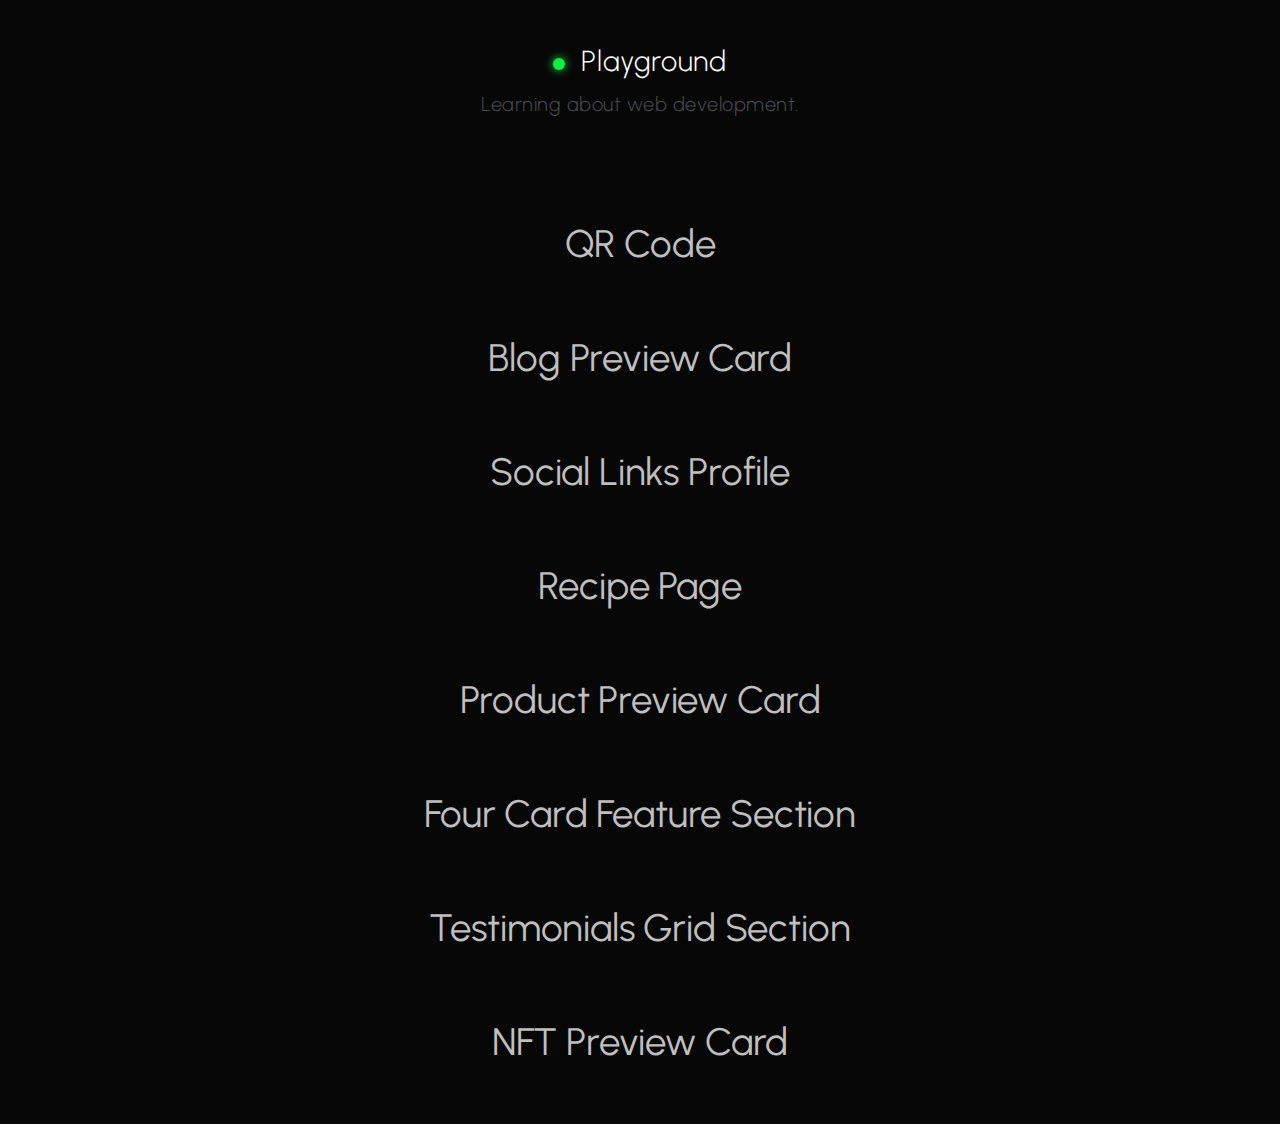
<file: index.html>
<!DOCTYPE html>
<html lang="en">
  <head>
    <meta charset="UTF-8" />
    <meta name="viewport" content="width=device-width, initial-scale=1.0" />
    <!-- displays site properly based on user's device -->

    <link
      rel="icon"
      type="image/png"
      sizes="32x32"
      href="./assets/images/favicon-32x32.png"
    />

    <link rel="stylesheet" href="./style.css" />
    <link rel="preconnect" href="https://fonts.googleapis.com" />
    <link rel="preconnect" href="https://fonts.gstatic.com" crossorigin />
    <link
      href="https://fonts.googleapis.com/css2?family=Urbanist:ital,wght@0,100..900;1,100..900&display=swap"
      rel="stylesheet"
    />
    <link
      rel="stylesheet"
      href="https://cdnjs.cloudflare.com/ajax/libs/font-awesome/4.7.0/css/font-awesome.min.css"
    />
    <title>Coke Stuyck's Playground</title>
  </head>

  <body>
    <div id="overlay"></div>
    <h1 class="urbanist-regular">Playground</h1>
    <p class="urbanist-regular">Learning about web development.</p>

    <ul>
      <li id="li1">
        <a href="/qr-code">QR Code</a>
      </li>
      <li id="li2">
        <a href="/blog-preview-card">Blog Preview Card</a>
      </li>
      <li id="li3">
        <a href="/social-links-profile">Social Links Profile</a>
      </li>
      <li id="li4">
        <a href="/recipe-page">Recipe Page</a>
      </li>
      <li id="li5">
        <a href="/product-preview-card-component">Product Preview Card</a>
      </li>
      <li id="li6">
        <a href="/four-card-feature-section">Four Card Feature Section</a>
      </li>
      <li id="li7">
        <a href="/testimonials-grid-section">Testimonials Grid Section</a>
      </li>
      <li id="li8">
        <a href="/nft-preview-card">NFT Preview Card</a>
      </li>
    </ul>
    <script>
      window.onload = setTimeout(function () {
        document.getElementById("overlay").style.display = "none";
      }, 500);
    </script>
  </body>
</html>
</file>
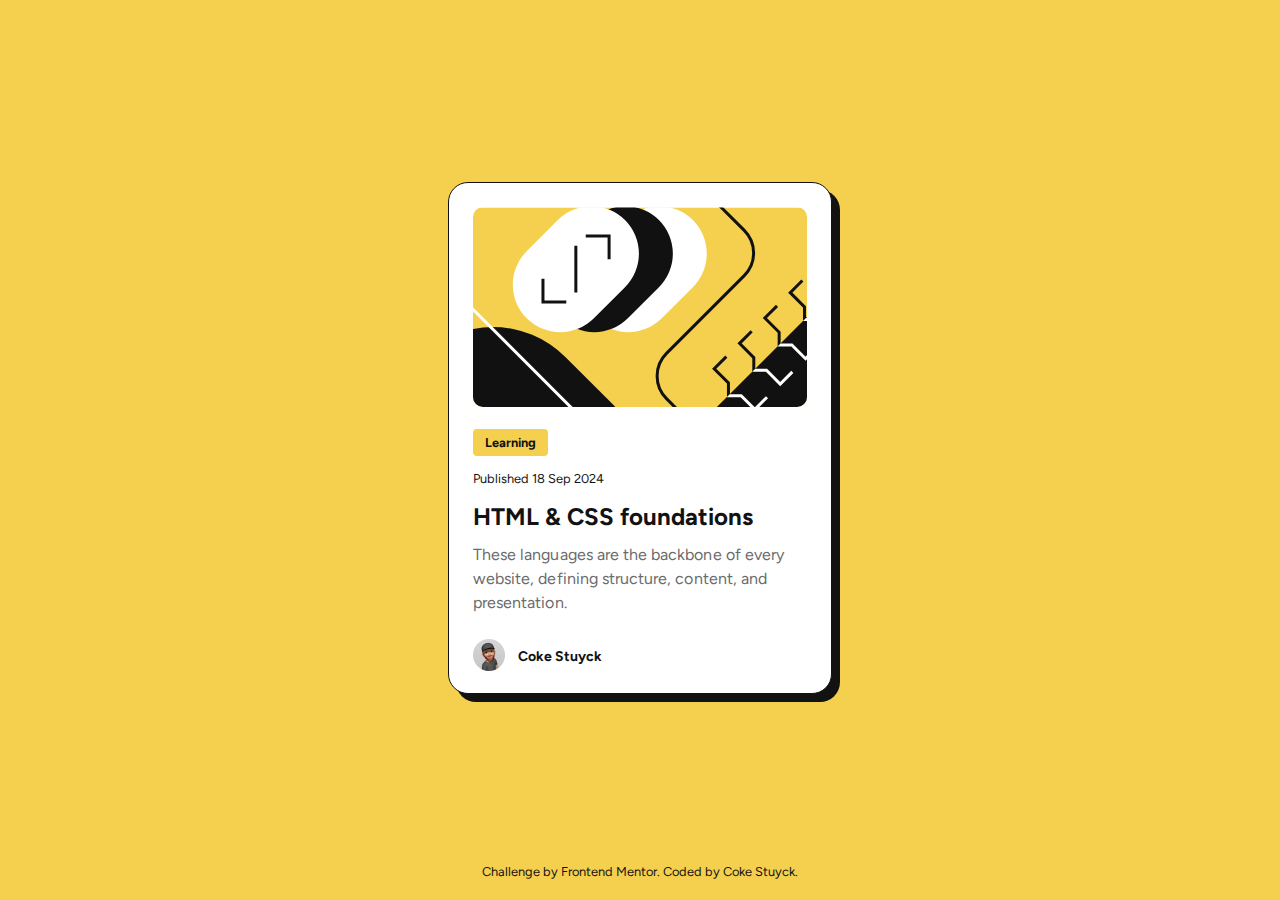
<file: blog-preview-card/index.html>
<!DOCTYPE html>
<html lang="en">
  <head>
    <meta charset="UTF-8" />
    <meta name="viewport" content="width=device-width, initial-scale=1.0" />
    <!-- displays site properly based on user's device -->

    <link
      rel="icon"
      type="image/png"
      sizes="32x32"
      href="./assets/images/favicon-32x32.png"
    />

    <link rel="stylesheet" href="./style.css" />
    <link rel="preconnect" href="https://fonts.googleapis.com" />
    <link rel="preconnect" href="https://fonts.gstatic.com" crossorigin />
    <link
      href="https://fonts.googleapis.com/css2?family=Figtree:ital,wght@0,300..900;1,300..900&display=swap"
      rel="stylesheet"
    />

    <title>Frontend Mentor | Blog preview card</title>
  </head>
  <body role="main">
    <div id="overlay"></div>
    <div id="container">
      <div id="content" role="figure">
        <div id="image">
          <img alt="image" src="./assets/images/illustration-article.svg" />
        </div>
        <div id="text">
          <div id="tags">
            <span>Learning</span>
          </div>
          <div id="date">
            <span>Published 18 Sep 2024</span>
          </div>
          <h1>HTML & CSS foundations</h1>
          <p>
            These languages are the backbone of every website, defining
            structure, content, and presentation.
          </p>
        </div>
        <div id="author">
          <span>Coke Stuyck</span>
        </div>
      </div>
    </div>
    <div class="attribution" role="contentinfo">
      Challenge by
      <a href="https://www.frontendmentor.io?ref=challenge" target="_blank"
        >Frontend Mentor</a
      >. Coded by <a href="https://github.com/cokecancook">Coke Stuyck</a>.
    </div>
    <script>
      window.onload = setTimeout(function () {
        document.getElementById("overlay").style.display = "none";
      }, 500);
    </script>
  </body>
</html>
</file>
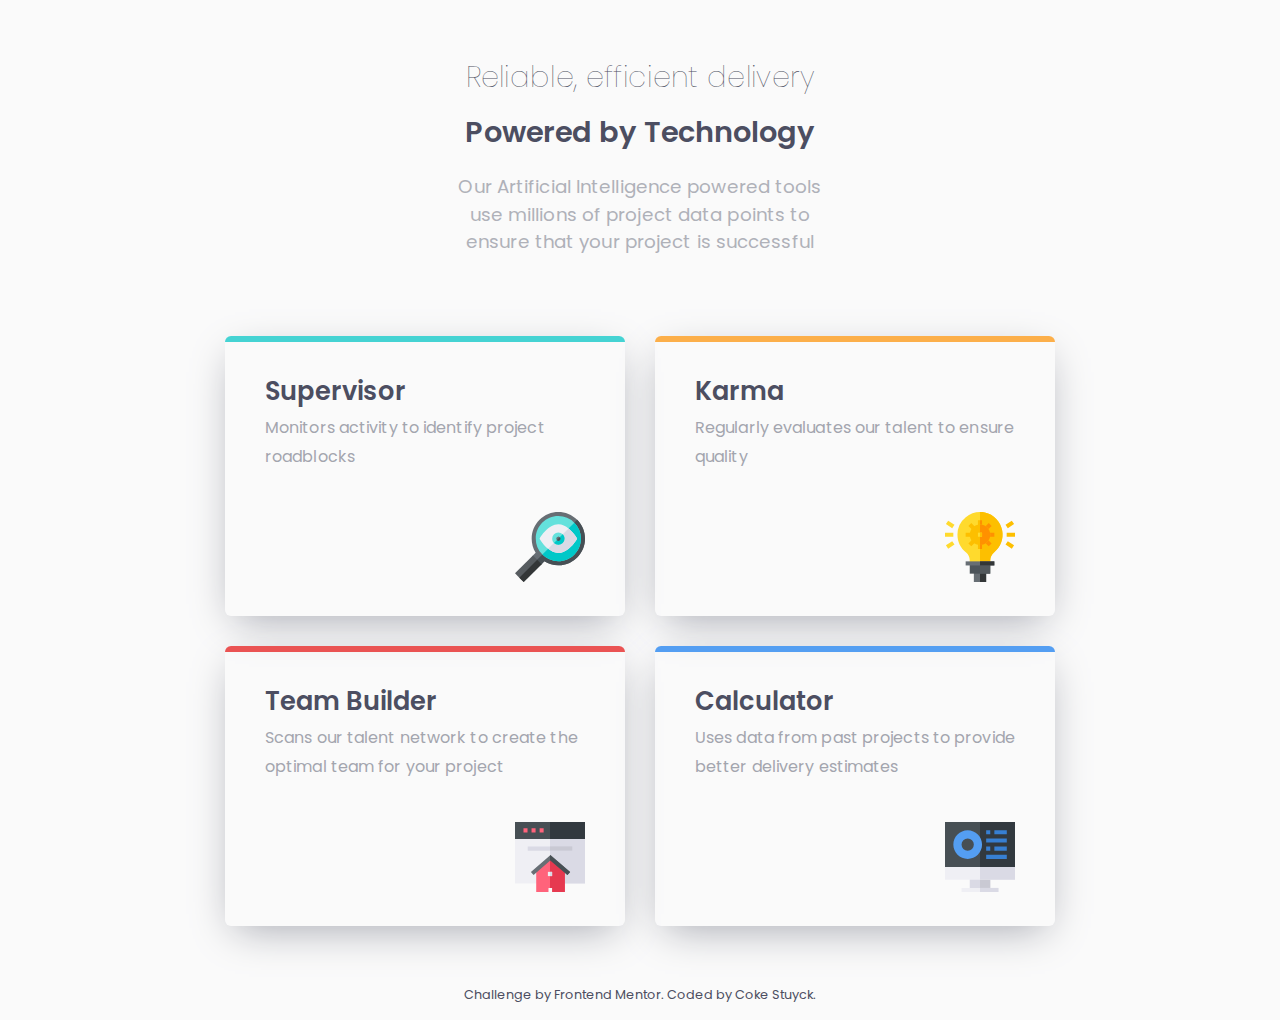
<file: four-card-feature-section/index.html>
<!DOCTYPE html>
<html lang="en">
  <head>
    <meta charset="UTF-8" />
    <meta name="viewport" content="width=device-width, initial-scale=1.0" />
    <!-- displays site properly based on user's device -->

    <link
      rel="icon"
      type="image/png"
      sizes="32x32"
      href="./assets/images/favicon-32x32.png"
    />

    <link rel="stylesheet" href="./style.css" />
    <link rel="preconnect" href="https://fonts.googleapis.com" />
    <link rel="preconnect" href="https://fonts.gstatic.com" crossorigin />
    <link
      href="https://fonts.googleapis.com/css2?family=Poppins:ital,wght@0,100;0,200;0,300;0,400;0,500;0,600;0,700;0,800;0,900;1,100;1,200;1,300;1,400;1,500;1,600;1,700;1,800;1,900&display=swap"
      rel="stylesheet"
    />
    <title>Frontend Mentor | Four card feature section</title>
  </head>
  <body>
    <div id="overlay"></div>
    <div id="container">
      <main>
        <h1 class="poppins-light">Reliable, efficient delivery</h1>
        <h2 class="poppins-bold">Powered by Technology</h2>
        <p class="poppins-regular info">
          Our Artificial Intelligence powered tools use millions of project data
          points to ensure that your project is successful
        </p>
        <div class="cards">
          <div id="card1" class="card item1">
            <div class="text">
              <h3 class="poppins-bold">Supervisor</h3>
              <p class="poppins-regular">
                Monitors activity to identify project roadblocks
              </p>
            </div>
            <div class="image">
              <img
                height="100"
                widht="100"
                alt="image"
                class="mobile"
                src="./images/icon-supervisor.svg"
              />
            </div>
          </div>
          <div id="card2" class="card item2">
            <div class="text">
              <h3 class="poppins-bold">Team Builder</h3>
              <p class="poppins-regular">
                Scans our talent network to create the optimal team for your
                project
              </p>
            </div>
            <div class="image">
              <img
                height="100"
                widht="100"
                alt="image"
                class="mobile"
                src="./images/icon-team-builder.svg"
              />
            </div>
          </div>
          <div id="card3" class="card item3">
            <div class="text">
              <h3 class="poppins-bold">Karma</h3>
              <p class="poppins-regular">
                Regularly evaluates our talent to ensure quality
              </p>
            </div>
            <div class="image">
              <img
                height="100"
                widht="100"
                alt="image"
                class="mobile"
                src="./images/icon-karma.svg"
              />
            </div>
          </div>
          <div id="card4" class="card item4">
            <div class="text">
              <h3 class="poppins-bold">Calculator</h3>
              <p class="poppins-regular">
                Uses data from past projects to provide better delivery
                estimates
              </p>
            </div>
            <div class="image">
              <img
                height="100"
                widht="100"
                alt="image"
                class="mobile"
                src="./images/icon-calculator.svg"
              />
            </div>
          </div>
        </div>
      </main>
    </div>
    <div class="attribution" role="contentinfo">
      Challenge by
      <a href="https://www.frontendmentor.io?ref=challenge" target="_blank"
        >Frontend Mentor</a
      >. Coded by <a href="https://github.com/cokecancook">Coke Stuyck</a>.
    </div>
    <script>
      window.onload = setTimeout(function () {
        document.getElementById("overlay").style.display = "none";
      }, 500);
    </script>
  </body>
</html>
</file>
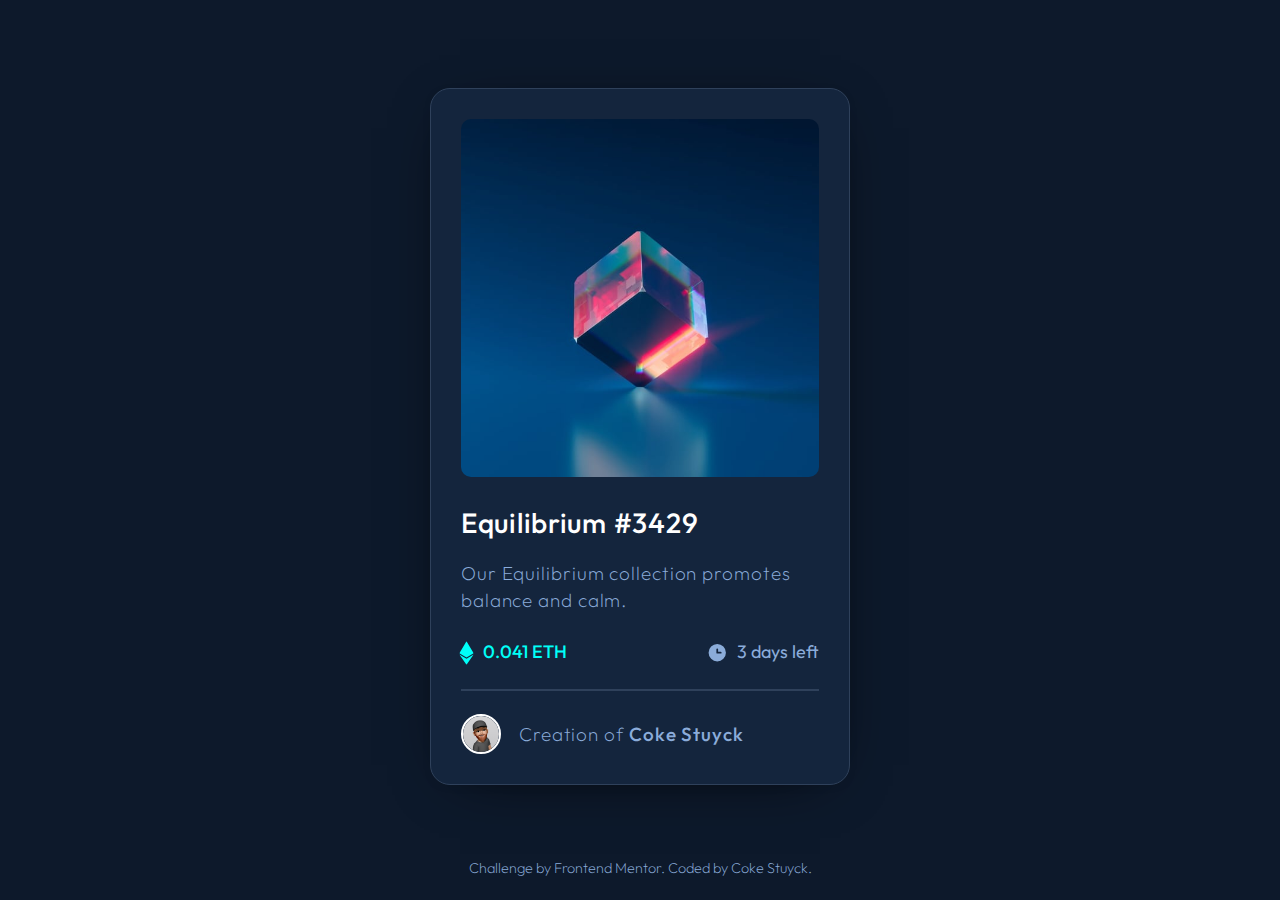
<file: nft-preview-card/index.html>
<!DOCTYPE html>
<html lang="en">
  <head>
    <meta charset="UTF-8" />
    <meta name="viewport" content="width=device-width, initial-scale=1.0" />
    <!-- displays site properly based on user's device -->

    <link
      rel="icon"
      type="image/png"
      sizes="32x32"
      href="./assets/images/favicon-32x32.png"
    />

    <link rel="stylesheet" href="./style.css" />

    <title>Frontend Mentor | NFT preview card component</title>
  </head>
  <body role="main">
    <div id="overlay"></div>
    <div class="container">
      <article class="content" role="figure">
        <div class="image">
          <div class="image-overlay-icon">
            <img alt="image" src="./images/icon-view.svg" />
          </div>
          <div class="image-overlay"></div>
          <img
            class="main-image"
            alt="image"
            src="./images/image-equilibrium.jpg"
          />
        </div>
        <div class="info">
          <div class="text">
            <h1 class="outfit-bold">Equilibrium #3429</h1>
            <p class="outfit-light">
              Our Equilibrium collection promotes balance and calm.
            </p>
          </div>
          <div class="details">
            <div>
              <img alt="image" src="./images/icon-ethereum.svg" /><span
                class="outfit-bold text-cyan"
                >0.041 ETH</span
              >
            </div>
            <div>
              <img alt="image" src="./images/icon-clock.svg" /><span
                class="outfit-regular"
                >3 days left</span
              >
            </div>
          </div>
        </div>
        <hr />
        <div class="author">
          <img alt="image" src="./images/image-avatar.png" />
          <p class="outfit-light">
            Creation of <span class="outfit-bold">Coke Stuyck</span>
          </p>
        </div>
      </article>
    </div>
    <div class="attribution outfit-light" role="contentinfo">
      Challenge by
      <a href="https://www.frontendmentor.io?ref=challenge" target="_blank"
        >Frontend Mentor</a
      >. Coded by <a href="https://github.com/cokecancook">Coke Stuyck</a>.
    </div>
    <script>
      window.onload = setTimeout(function () {
        document.getElementById("overlay").style.display = "none";
      }, 500);
    </script>
  </body>
</html>
</file>
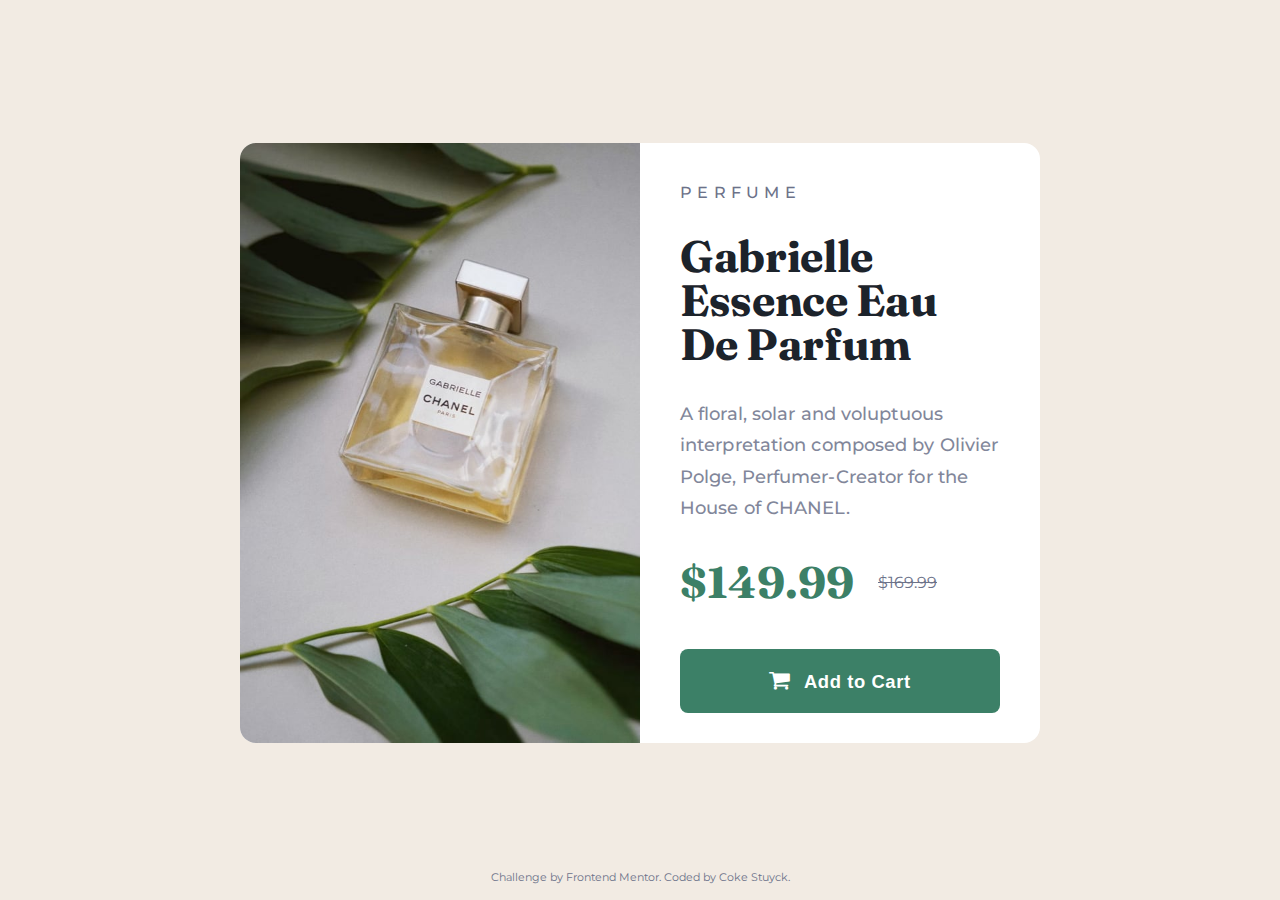
<file: product-preview-card-component/index.html>
<!DOCTYPE html>
<html lang="en">
  <head>
    <meta charset="UTF-8" />
    <meta name="viewport" content="width=device-width, initial-scale=1.0" />
    <!-- displays site properly based on user's device -->

    <link
      rel="icon"
      type="image/png"
      sizes="32x32"
      href="./assets/images/favicon-32x32.png"
    />

    <link rel="stylesheet" href="./style.css" />
    <link rel="preconnect" href="https://fonts.googleapis.com" />
    <link rel="preconnect" href="https://fonts.gstatic.com" crossorigin />
    <link
      href="https://fonts.googleapis.com/css2?family=Fraunces:ital,opsz,wght@0,9..144,100..900;1,9..144,100..900&display=swap"
      rel="stylesheet"
    />
    <link
      href="https://fonts.googleapis.com/css2?family=Montserrat:ital,wght@0,100..900;1,100..900&display=swap"
      rel="stylesheet"
    />
    <link
      rel="stylesheet"
      href="https://cdnjs.cloudflare.com/ajax/libs/font-awesome/4.7.0/css/font-awesome.min.css"
    />

    <title>Frontend Mentor | Product preview card component</title>
  </head>
  <body>
    <div id="overlay"></div>
    <div id="container">
      <main role="figure">
        <div class="image">
          <img
            height="480"
            widht="686"
            alt="image"
            class="mobile"
            src="./images/image-product-mobile.jpg"
          />
          <img
            height="900"
            widht="600"
            alt="image"
            class="desktop"
            src="./images/image-product-desktop.jpg"
          />
        </div>
        <div class="content">
          <div class="text">
            <h2>Perfume</h2>
            <h1 class="fraunces-bold">Gabrielle Essence Eau De Parfum</h1>
            <p class="montserrat-regular">
              A floral, solar and voluptuous interpretation composed by Olivier
              Polge, Perfumer-Creator for the House of CHANEL.
            </p>
            <div class="price">
              <span class="price-value fraunces-bold">$149.99</span>
              <span class="price-original">$169.99</span>
            </div>
          </div>
          <button><i class="fa fa-shopping-cart"></i> Add to Cart</button>
        </div>
      </main>
    </div>
    <div class="attribution" role="contentinfo">
      Challenge by
      <a href="https://www.frontendmentor.io?ref=challenge" target="_blank"
        >Frontend Mentor</a
      >. Coded by <a href="https://github.com/cokecancook">Coke Stuyck</a>.
    </div>
    <script>
      window.onload = setTimeout(function () {
        document.getElementById("overlay").style.display = "none";
      }, 500);
    </script>
  </body>
</html>
</file>
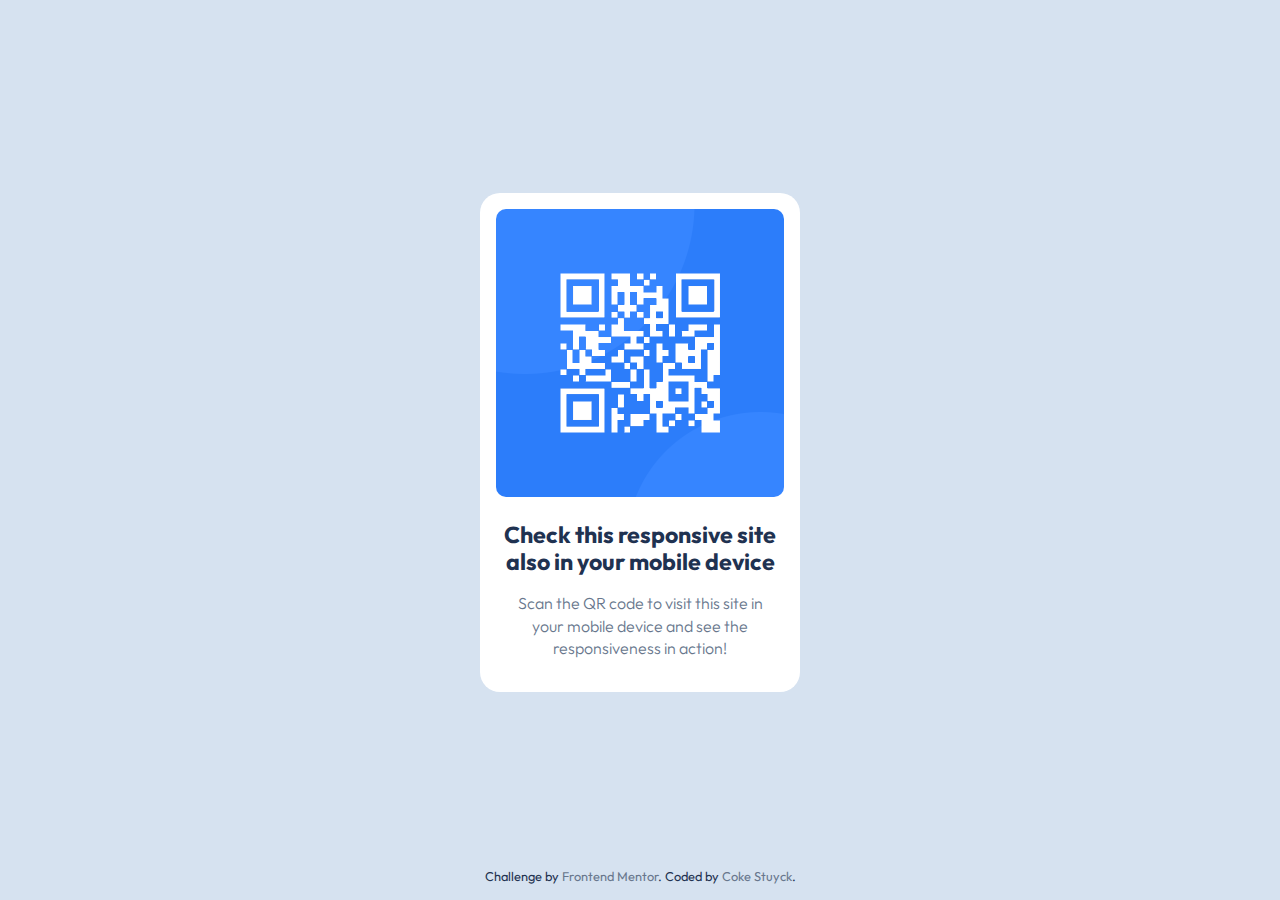
<file: qr-code/index.html>
<!DOCTYPE html>
<html lang="en">
  <head>
    <meta charset="UTF-8" />
    <meta name="viewport" content="width=device-width, initial-scale=1.0" />
    <!-- displays site properly based on user's device -->

    <link
      rel="icon"
      type="image/png"
      sizes="32x32"
      href="./images/favicon-32x32.png"
    />

    <link rel="stylesheet" href="./style.css" />
    <link rel="preconnect" href="https://fonts.googleapis.com" />
    <link rel="preconnect" href="https://fonts.gstatic.com" crossorigin />
    <link
      href="https://fonts.googleapis.com/css2?family=Outfit:wght@100..900&display=swap"
      rel="stylesheet"
    />

    <title>Frontend Mentor | QR code component</title>
  </head>
  <body role="main">
    <div id="overlay"></div>
    <div id="container">
      <div id="content" role="figure">
        <div id="qr-image">
          <img alt="qr-image" src="./images/qr-code.png" />
        </div>
        <div id="text">
          <h1>Check this responsive site also in your mobile device</h1>
          <p>
            Scan the QR code to visit this site in your mobile device and see
            the responsiveness in action!
          </p>
        </div>
      </div>
    </div>

    <div class="attribution" role="contentinfo">
      Challenge by
      <a href="https://www.frontendmentor.io?ref=challenge" target="_blank"
        >Frontend Mentor</a
      >. Coded by <a href="https://github.com/cokecancook">Coke Stuyck</a>.
    </div>
    <script>
      window.onload = setTimeout(function () {
        document.getElementById("overlay").style.display = "none";
      }, 500);
    </script>
  </body>
</html>
</file>
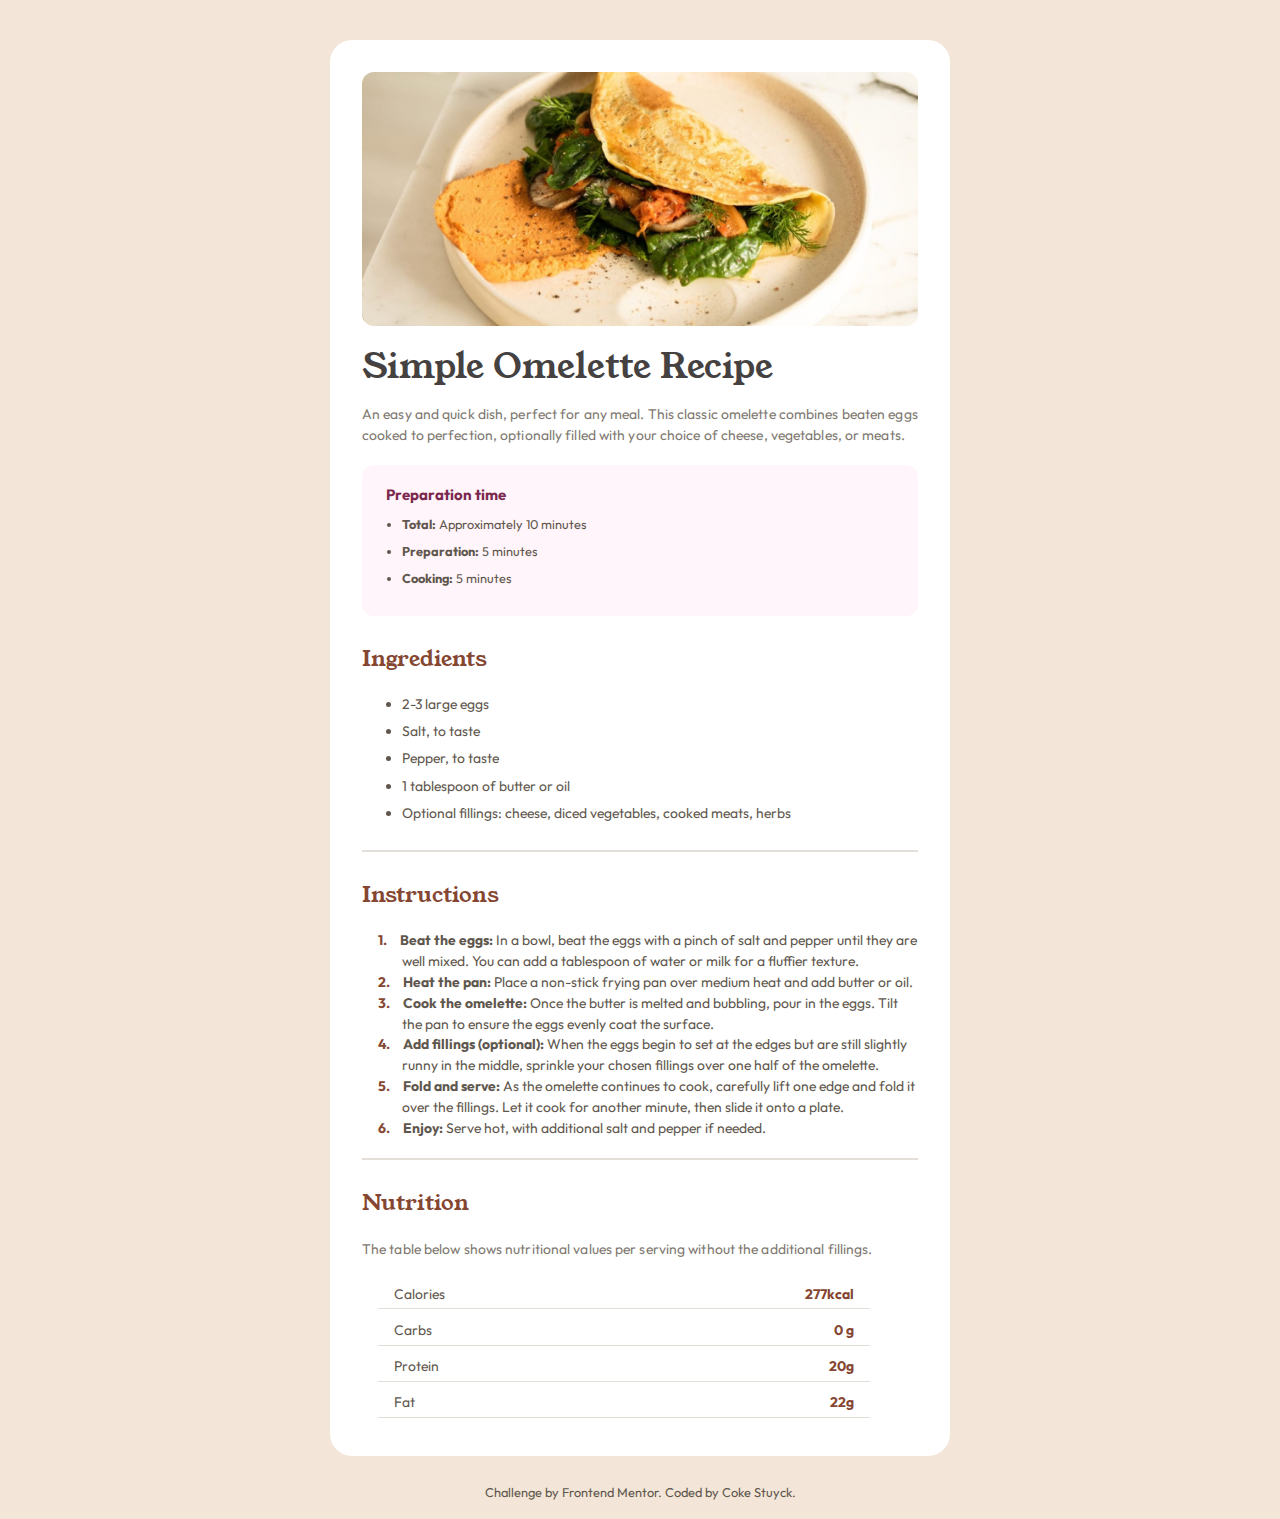
<file: recipe-page/index.html>
<!DOCTYPE html>
<html lang="en">
  <head>
    <meta charset="UTF-8" />
    <meta name="viewport" content="width=device-width, initial-scale=1.0" />
    <!-- displays site properly based on user's device -->

    <link
      rel="icon"
      type="image/png"
      sizes="32x32"
      href="./assets/images/favicon-32x32.png"
    />

    <link rel="stylesheet" href="./style.css" />

    <title>Frontend Mentor | Recipe page</title>
  </head>
  <body>
    <div id="overlay"></div>
    <main role="figure">
      <img src="./assets/images/image-omelette.jpeg" alt="omelette" />
      <div class="recipe">
        <h1>Simple Omelette Recipe</h1>
        <p>
          An easy and quick dish, perfect for any meal. This classic omelette
          combines beaten eggs cooked to perfection, optionally filled with your
          choice of cheese, vegetables, or meats.
        </p>
        <div class="preparation-time">
          <h3>Preparation time</h3>
          <ul>
            <li><strong>Total:</strong> Approximately 10 minutes</li>
            <li><strong>Preparation:</strong> 5 minutes</li>
            <li><strong>Cooking:</strong> 5 minutes</li>
          </ul>
        </div>
        <h2>Ingredients</h2>
        <ul>
          <li>2-3 large eggs</li>
          <li>Salt, to taste</li>
          <li>Pepper, to taste</li>
          <li>1 tablespoon of butter or oil</li>
          <li>
            Optional fillings: cheese, diced vegetables, cooked meats, herbs
          </li>
        </ul>
        <hr />
        <h2>Instructions</h2>
        <ol>
          <li>
            <strong>Beat the eggs:</strong> In a bowl, beat the eggs with a
            pinch of salt and pepper until they are well mixed. You can add a
            tablespoon of water or milk for a fluffier texture.
          </li>
          <li>
            <strong>Heat the pan:</strong> Place a non-stick frying pan over
            medium heat and add butter or oil.
          </li>
          <li>
            <strong>Cook the omelette:</strong> Once the butter is melted and
            bubbling, pour in the eggs. Tilt the pan to ensure the eggs evenly
            coat the surface.
          </li>
          <li>
            <strong>Add fillings (optional):</strong> When the eggs begin to set
            at the edges but are still slightly runny in the middle, sprinkle
            your chosen fillings over one half of the omelette.
          </li>
          <li>
            <strong>Fold and serve:</strong> As the omelette continues to cook,
            carefully lift one edge and fold it over the fillings. Let it cook
            for another minute, then slide it onto a plate.
          </li>
          <li>
            <strong>Enjoy:</strong> Serve hot, with additional salt and pepper
            if needed.
          </li>
        </ol>
        <hr />
        <h2>Nutrition</h2>
        <p>
          The table below shows nutritional values per serving without the
          additional fillings.
        </p>
        <ul class="nutrition">
          <li>Calories <span>277kcal</span></li>
          <li>Carbs <span>0 g</span></li>
          <li>Protein <span>20g</span></li>
          <li>Fat <span>22g</span></li>
        </ul>
      </div>
    </main>
    <footer>
      Challenge by
      <a href="https://www.frontendmentor.io?ref=challenge" target="_blank"
        >Frontend Mentor</a
      >. Coded by <a href="https://github.com/cokecancook">Coke Stuyck</a>.
    </footer>
    <script>
      window.onload = setTimeout(function () {
        document.getElementById("overlay").style.display = "none";
      }, 500);
    </script>
  </body>
</html>
</file>
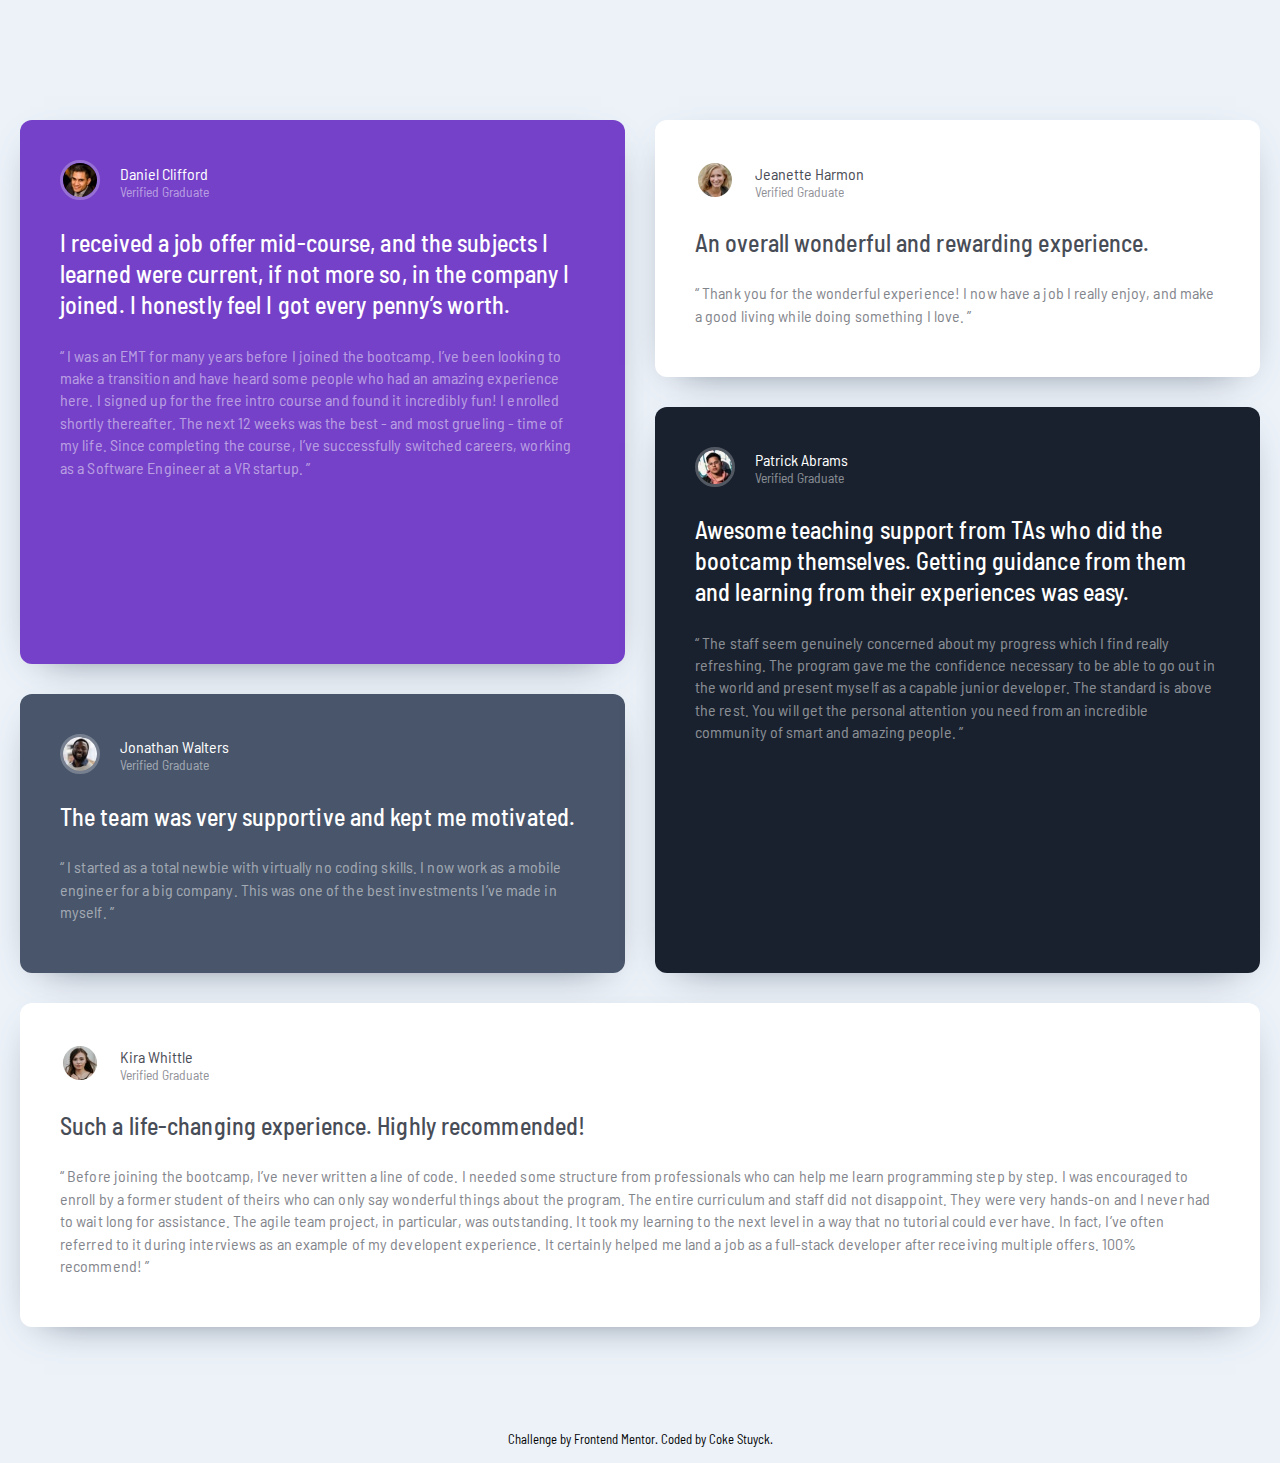
<file: testimonials-grid-section/index.html>
<!DOCTYPE html>
<html lang="en">
  <head>
    <meta charset="UTF-8" />
    <meta name="viewport" content="width=device-width, initial-scale=1.0" />
    <!-- displays site properly based on user's device -->

    <link
      rel="icon"
      type="image/png"
      sizes="32x32"
      href="./assets/images/favicon-32x32.png"
    />

    <link rel="stylesheet" href="./style.css" />
    <link rel="preconnect" href="https://fonts.googleapis.com" />
    <link rel="preconnect" href="https://fonts.gstatic.com" crossorigin />
    <link
      href="https://fonts.googleapis.com/css2?family=Barlow+Semi+Condensed:ital,wght@0,100;0,200;0,300;0,400;0,500;0,600;0,700;0,800;0,900;1,100;1,200;1,300;1,400;1,500;1,600;1,700;1,800;1,900&display=swap"
      rel="stylesheet"
    />
    <title>Frontend Mentor | [Challenge Name Here]</title>
  </head>
  <body>
    <div id="overlay"></div>
    <div id="container">
      <main role="figure">
        <div class="testimonials">
          <article class="testimonial item1">
            <div class="author">
              <div class="image">
                <img
                  alt="image"
                  class="mobile"
                  src="./images/image-daniel.jpg"
                />
              </div>
              <div class="name">
                <h3 class="barlow-regular">Daniel Clifford</h3>
                <h4 class="barlow-regular">Verified Graduate</p>
              </div>
            </div>
            <div class="content">
              <p class="highlight barlow-bold">
                I received a job offer mid-course, and the subjects I learned were
                current, if not more so, in the company I joined. I honestly feel
                I got every penny’s worth.
              </p>
              <p>
                “ I was an EMT for many years before I joined the bootcamp. I’ve
                been looking to make a transition and have heard some people who
                had an amazing experience here. I signed up for the free intro
                course and found it incredibly fun! I enrolled shortly thereafter.
                The next 12 weeks was the best - and most grueling - time of my
                life. Since completing the course, I’ve successfully switched
                careers, working as a Software Engineer at a VR startup. ”
              </p>
            </div>
          </article>
          <article class="testimonial item2">
            <div class="author">
              <div class="image">
                <img
                  height="100"
                  widht="100"
                  alt="image"
                  class="mobile"
                  src="./images/image-jonathan.jpg"
                />
              </div>
              <div class="name">
                <h3 class="barlow-regular">Jonathan Walters</h3>
                <h4 class="barlow-regular">Verified Graduate</p>
              </div>
            </div>
            <div class="content">
              <p class="highlight barlow-bold">
                The team was very supportive and kept me motivated.
              </p>
              <p>
                “ I started as a
      total newbie with virtually no coding skills. I now work as a mobile
      engineer for a big company. This was one of the best investments I’ve made
      in myself. ”
              </p>
            </div>
          </article>
          <article class="testimonial item3 light">
            <div class="author">
              <div class="image">
                <img
                  height="100"
                  widht="100"
                  alt="image"
                  class="mobile"
                  src="./images/image-jeanette.jpg"
                />
              </div>
              <div class="name">
                <h3 class="barlow-regular">Jeanette Harmon</h3>
                <h4 class="barlow-regular">Verified Graduate</p>
              </div>
            </div>
            <div class="content">
              <p class="highlight barlow-bold">
                An overall wonderful and
      rewarding experience.
              </p>
              <p>
                “ Thank you for the wonderful experience! I now have a
      job I really enjoy, and make a good living while doing something I love. ”
              </p>
            </div>
          </article>
          <article class="testimonial item4">
            <div class="author">
              <div class="image">
                <img
                  height="100"
                  widht="100"
                  alt="image"
                  class="mobile"
                  src="./images/image-patrick.jpg"
                />
              </div>
              <div class="name">
                <h3 class="barlow-regular">Patrick Abrams</h3>
                <h4 class="barlow-regular">Verified Graduate</p>
              </div>
            </div>
            <div class="content">
              <p class="highlight barlow-bold">
                Awesome teaching support from TAs who did
      the bootcamp themselves. Getting guidance from them and learning from their
      experiences was easy.
              </p>
              <p>
                “ The staff seem genuinely concerned about my progress
      which I find really refreshing. The program gave me the confidence necessary
      to be able to go out in the world and present myself as a capable junior
      developer. The standard is above the rest. You will get the personal
      attention you need from an incredible community of smart and amazing people. ”
              </p>
            </div>
          </article>
          <article class="testimonial item5 light">
            <div class="author">
              <div class="image">
                <img
                  height="100"
                  widht="100"
                  alt="image"
                  class="mobile"
                  src="./images/image-kira.jpg"
                />
              </div>
              <div class="name">
                <h3 class="barlow-regular">Kira Whittle</h3>
                <h4 class="barlow-regular">Verified Graduate</p>
              </div>
            </div>
            <div class="content">
              <p class="highlight barlow-bold">
                Such a life-changing experience. Highly
      recommended!
              </p>
              <p>
                “ Before joining the bootcamp, I’ve never written a line of
      code. I needed some structure from professionals who can help me learn
      programming step by step. I was encouraged to enroll by a former student of
      theirs who can only say wonderful things about the program. The entire
      curriculum and staff did not disappoint. They were very hands-on and I never
      had to wait long for assistance. The agile team project, in particular, was
      outstanding. It took my learning to the next level in a way that no tutorial
      could ever have. In fact, I’ve often referred to it during interviews as an
      example of my developent experience. It certainly helped me land a job as a
      full-stack developer after receiving multiple offers. 100% recommend! ”
              </p>
            </div>
          </div>
        </div>
      </main>
    </div>
    <div class="attribution" role="contentinfo">
      Challenge by
      <a href="https://www.frontendmentor.io?ref=challenge" target="_blank"
        >Frontend Mentor</a
      >. Coded by <a href="https://github.com/cokecancook">Coke Stuyck</a>.
    </div>
    <script>
      window.onload = setTimeout(function () {
        document.getElementById("overlay").style.display = "none";
      }, 500);
    </script>
  </body>
</html>
</file>
<file: style.css>
:root {
  /* Primary Colors */
  --green: hsl(133, 85%, 50%);
  --cream: hsl(30, 38%, 92%);

  /* Neutral Colors */
  --very-dark: hsl(240, 7%, 3%);
  --very-dark-gray: hsl(240, 2%, 7%);
  --dark-grayish-blue: hsl(227, 6%, 30%);
  --white: hsl(0, 0%, 100%);
  --almost-white: hsl(0, 0%, 75%);
}

.urbanist-regular {
  font-family: "Urbanist", sans-serif;
  font-optical-sizing: auto;
  font-weight: 300;
  font-style: normal;
}

.urbanist-bold {
  font-family: "Urbanist", sans-serif;
  font-optical-sizing: auto;
  font-weight: 800;
  font-style: normal;
}

* {
  /*border: 1px solid black;*/
  box-sizing: border-box;
  margin: 0;
}

body {
  min-height: 100dvh;
  width: 100%;
  background-color: var(--very-dark);
  color: var(--white);
  font-family: Urbanist, sans-serif;
  font-size: 1.25rem;
  letter-spacing: 0.5px;
  display: flex;
  flex-direction: column;
  align-items: center;
  justify-content: flex-start;
}

#overlay {
  height: 100vh;
  width: 100vw;
  background-color: var(--very-dark);
  position: fixed;
  top: 0;
  left: 0;
  z-index: 10;
  display: block;
}

h1 {
  font-size: 1.4rem;
  letter-spacing: 0.04rem;
  line-height: 1.5;
  margin-bottom: 10px;
  margin-top: 40px;
}

h1::before {
  content: "";
  height: 10px;
  width: 10px;
  background-color: var(--green);
  border-radius: 50%;
  display: inline-block;
  vertical-align: middle;
  margin-right: 12px;
  box-shadow: 0 0 10px var(--green);
  animation: pulsing 4s ease 0s;
  animation-iteration-count: infinite;
}

p {
  color: var(--dark-grayish-blue);
  line-height: 1.15;
  text-align: center;
}

ul {
  height: 100%;
  display: flex;
  flex-grow: 1;
  flex-direction: column;
  justify-content: center;
  padding: 20px 24px;
  list-style: none;
}

li a {
  font-size: 1.25rem;
  color: var(--almost-white);
  letter-spacing: -0.01rem;
  line-height: 1.3;
  text-decoration: none;
  display: block;
  text-align: center;
  padding: 14px 48px;
  border-radius: 8px;
  transition: background-color ease 0.3s;
}

#li1 a {
  animation: highlight-item 3s ease 2s;
  animation-iteration-count: 1;
}
#li2 a {
  animation: highlight-item 3s ease 2.2s;
  animation-iteration-count: 1;
}
#li3 a {
  animation: highlight-item 3s ease 2.4s;
  animation-iteration-count: 1;
}
#li4 a {
  animation: highlight-item 3s ease 2.6s;
  animation-iteration-count: 1;
}
#li5 a {
  animation: highlight-item 3s ease 2.8s;
  animation-iteration-count: 1;
}
#li6 a {
  animation: highlight-item 3s ease 3s;
  animation-iteration-count: 1;
}
#li7 a {
  animation: highlight-item 3s ease 3.2s;
  animation-iteration-count: 1;
}
#li8 a {
  animation: highlight-item 3s ease 3.4s;
  animation-iteration-count: 1;
}

ul:hover li a:not(:hover) {
  color: var(--dark-grayish-blue);
  transition: color ease 0.3s;
}

ul:hover li a:hover {
  color: var(--white);
  background-color: var(--very-dark-gray);
  transition: color ease 0.3s;
}

@keyframes pulsing {
  0% {
    box-shadow: 0 0 10px var(--green);
  }
  25% {
    box-shadow: 0 0 15px var(--green), 0 0 10px -3px var(--white);
  }
  50% {
    box-shadow: 0 0 10px var(--green);
  }
  75% {
    box-shadow: 0 0 13px var(--green), 0 0 10px -3px var(--white);
  }
  100% {
    box-shadow: 0 0 10px var(--green);
  }
}

@keyframes highlight-item {
  0% {
    color: var(--almost-white);
    background-color: var(--very-dark);
  }
  10% {
    color: var(--almost-white);
    background-color: var(--very-dark);
  }
  13% {
    color: var(--white);
    background-color: var(--very-dark-gray);
  }
  16% {
    color: var(--white);
    background-color: var(--very-dark-gray);
  }
  20% {
    color: var(--almost-white);
    background-color: var(--very-dark);
  }
  100% {
    color: var(--almost-white);
    background-color: var(--very-dark);
  }
}

@media screen and (min-width: 800px) {
  h1 {
    font-size: 1.8rem;
    letter-spacing: 0.04rem;
  }

  h1::before {
    height: 12px;
    width: 12px;
    margin-right: 16px;
  }

  li a {
    font-size: 2.4rem;
    padding: 32px 64px;
  }

  ul {
    margin-top: 48px;
    padding: 24px 24px;
  }

  #li1 a,
  #li2 a,
  #li3 a,
  #li4 a,
  #li5 a,
  #li6 a,
  #li7 a,
  #li8 a {
    animation: none;
  }
}

@media screen and (min-width: 430px) and (max-width: 880px) {
  li a {
    font-size: 2rem;
    padding: 24px 64px;
  }

  #li1 a,
  #li2 a,
  #li3 a,
  #li4 a,
  #li5 a,
  #li6 a,
  #li7 a,
  #li8 a {
    animation: none;
  }
}
</file>
<file: blog-preview-card/style.css>
:root {
  --yellow: hsl(47, 88%, 63%);

  --white: hsl(0, 0%, 100%);

  --gray-500: hsl(0, 0%, 42%);
  --gray-900: hsl(0, 0%, 7%);
}

* {
  /*border: 1px solid black;*/
  box-sizing: border-box;
  border: none;
  margin: 0;
}

body {
  height: 100dvh;
  background-color: var(--yellow);
  color: var(--gray-900);
  font-family: Figtree, "Open Sans", "Helvetica Neue", sans-serif;
  font-size: 14px;
  line-height: 1.5rem;
  display: flex;
  flex-direction: column;
  align-items: center;
  justify-content: flex-start;
}

#overlay {
  height: 100vh;
  width: 100vw;
  background-color: var(--yellow);
  position: fixed;
  top: 0;
  left: 0;
  z-index: 10;
  display: block;
}

#container {
  flex: 1 0 auto;
  display: flex;
  flex-direction: column;
  justify-content: center;
  margin: 40px 0;
}

#content {
  max-width: 384px;
  border-radius: 20px;
  border: 1px solid var(--gray-900);
  background-color: var(--white);
  display: flex;
  gap: 24px;
  flex-direction: column;
  align-items: flex-start;
  padding: 24px;
  box-shadow: 8px 8px 0 var(--gray-900);
  transition: transform ease 0.3s, box-shadow ease 0.3s;
  animation: pop 3s ease 0s;
  animation-iteration-count: infinite;
}

#content:hover {
  cursor: pointer;
  box-shadow: 10px 10px 0 var(--gray-900);
  transform: translateY(-4px) translateX(-4px) scale(1.01);
  transform-origin: bottom-right;
  h1 {
    color: var(--yellow);
  }
}

#image {
  width: 100%;
  height: 200px;
  border-radius: 10px;
  aspect-ratio: 16/9;
  object-fit: contain;
  overflow: hidden;
  transition: ease all 0.5s;
}

#image img {
  object-position: left center;
}

#text {
  text-align: left;
  display: flex;
  flex-direction: column;
  gap: 12px;
}

#tags span {
  font-size: 0.8rem;
  font-weight: bold;
  border-radius: 4px;
  padding: 6px 12px;
  background-color: var(--yellow);
}

#date {
  font-size: 0.8rem;
}

h1 {
  font-size: 24px;
  line-height: 1.2;
  transition: color ease 0.3s;
  animation: change-color 3s ease 0s;
  animation-iteration-count: infinite;
}

p {
  color: var(--gray-500);
  font-size: 16px;
  letter-spacing: 0.05px;
}

#author {
  font-weight: bold;
  margin-bottom: -10px;
}

#author::before {
  background-image: url("./assets/images/image-avatar.png");
  background-size: 32px 32px;
  display: inline-block;
  width: 32px;
  height: 32px;
  content: "";
  position: relative;
  margin-right: 10px;
}

#author span {
  position: relative;
  top: -10px;
}

.attribution {
  font-size: 0.8rem;
  text-align: center;
  position: relative;
  flex-shrink: 0;
  bottom: 1rem;
}

.attribution a {
  color: var(--gray-900);
  text-decoration: none;
}

.attribution a:hover {
  color: var(--gray-900);
  text-decoration: underline;
}

@media screen and (max-width: 431px) {
  #content {
    width: 327px;
    max-width: 327px;
  }

  @keyframes change-color {
    0% {
      color: var(--gray-900);
    }
    45% {
      color: var(--gray-900);
    }
    50% {
      color: var(--yellow);
    }
    95% {
      color: var(--yellow);
    }
    100% {
      color: var(--gray-900);
    }
  }

  @keyframes pop {
    0% {
      transform: translateY(0px) translateX(0px);
      box-shadow: 8px 8px 0 var(--gray-900);
    }
    45% {
      transform: translateY(0px) translateX(0px);
      box-shadow: 8px 8px 0 var(--gray-900);
    }
    50% {
      transform: translateY(-4px) translateX(-4px) scale(1.01);
      transform-origin: bottom-right;
      box-shadow: 10px 10px 0 var(--gray-900);
    }
    95% {
      transform: translateY(-4px) translateX(-4px) scale(1.01);
      transform-origin: bottom-right;
      box-shadow: 10px 10px 0 var(--gray-900);
    }
    100% {
      transform: translateY(0px) translateX(0px);
      box-shadow: 8px 8px 0 var(--gray-900);
    }
  }
}
</file>
<file: four-card-feature-section/style.css>
:root {
  /* Primary Colors */
  --Red: hsl(0, 78%, 62%);
  --Cyan: hsl(180, 62%, 55%);
  --Orange: hsl(34, 97%, 64%);
  --Blue: hsl(212, 86%, 64%);

  /* Neutral Colors */
  --very-dark-blue: hsl(234, 12%, 34%);
  --grayish-blue: hsl(229, 6%, 66%);
  --very-light-gray: hsl(0, 0%, 98%);
}

.poppins-light {
  font-family: "Poppins", sans-serif;
  font-optical-sizing: auto;
  font-weight: 100;
  font-style: normal;
}

.poppins-regular {
  font-family: "Poppins", sans-serif;
  font-optical-sizing: auto;
  font-weight: 400;
  font-style: normal;
}

.poppins-bold {
  font-family: "Poppins", sans-serif;
  font-optical-sizing: auto;
  font-weight: 600;
  font-style: normal;
}

* {
  /*border: 1px solid black;*/
  box-sizing: border-box;
  margin: 0;
}

body {
  min-height: 100vh;
  background-color: var(--very-light-gray);
  color: var(--very-dark-blue);
  font-family: Poppins, sans-serif;
  font-size: 0.875rem;
  display: flex;
  flex-direction: column;
  align-items: center;
  width: 100%;
  overflow-x: none;
}

#overlay {
  height: 100vh;
  width: 100vw;
  background-color: var(--very-light-gray);
  position: fixed;
  top: 0;
  left: 0;
  z-index: 10;
  display: block;
}

#container {
  flex: 1 0 auto;
  display: flex;
  flex-direction: column;
  justify-content: center;
}

main {
  display: flex;
  flex-direction: column;
  align-items: center;
  padding: 60px 40px;
}

img {
  width: 70px;
  height: auto;
}

h1 {
  color: var(--very-dark-blue);
  font-size: 1.8rem;
  letter-spacing: 0.02rem;
  line-height: 1.2;
  text-align: center;
  margin-bottom: 20px;
}

h2 {
  color: var(--dark-grayish-blue);
  letter-spacing: 0.1px;
  font-size: 1.8rem;
  line-height: 1.2;
  text-align: center;
}

p {
  color: var(--grayish-blue);
  text-align: center;
  letter-spacing: 0.1px;
  font-size: 1.15rem;
}

.info {
  max-width: 400px;
  line-height: 1.5;
  opacity: 0.85;
  padding: 24px 0 80px 0;
}

.cards {
  display: flex;
  flex-direction: column;
  align-items: center;
  gap: 30px;
}

.card {
  height: 280px;
  width: 300px;
  display: flex;
  flex-direction: column;
  align-items: flex-start;
  gap: 40px;
  padding: 30px 40px;
  border-radius: 6px;
  box-shadow: 0 12px 40px -10px var(--grayish-blue);
  transition: box-shadow ease 0.3s, transform ease 0.3s;
  cursor: pointer;
}

.card:nth-child(1) {
  border-top: 6px solid var(--Cyan);
}

.card:nth-child(1):hover,
.card:nth-child(1):focus {
  box-shadow: 0 12px 40px -20px var(--Cyan),
    0 12px 40px -10px var(--grayish-blue);
  transform: scale(1.02);
}

.card:nth-child(2) {
  border-top: 6px solid var(--Red);
}

.card:nth-child(2):hover,
.card:nth-child(2):focus {
  box-shadow: 0 12px 40px -20px var(--Red),
    0 12px 40px -10px var(--grayish-blue);
  transform: scale(1.02);
}

.card:nth-child(3) {
  border-top: 6px solid var(--Orange);
}

.card:nth-child(3):hover,
.card:nth-child(3):focus {
  box-shadow: 0 12px 40px -20px var(--Orange),
    0 12px 40px -10px var(--grayish-blue);
  transform: scale(1.02);
}

.card:nth-child(4) {
  border-top: 6px solid var(--Blue);
}

.card:nth-child(4):hover,
.card:nth-child(4):focus {
  box-shadow: 0 12px 40px -20px var(--Blue),
    0 12px 40px -10px var(--grayish-blue);
  transform: scale(1.02);
}

h3 {
  font-size: 1.6rem;
}

.card .text p {
  text-align: left;
  font-size: 1rem;
  line-height: 1.8rem;
  margin-top: 0.2rem;
}

.image {
  width: 100%;
  text-align: right;
}

.attribution {
  font-size: 0.8rem;
  text-align: center;
  position: relative;
  flex-shrink: 0;
  margin-bottom: 1rem;
}

.attribution a {
  color: var(--dark-grayish-blue);
  text-decoration: none;
}

.attribution a:hover {
  color: var(--very-dark-blue);
  text-decoration: underline;
}

.item1 {
  grid-area: item1;
}
.item2 {
  grid-area: item2;
}
.item3 {
  grid-area: item3;
}
.item4 {
  grid-area: item4;
}

#card1 {
  animation: highlight-card1 6s ease 0s;
  animation-iteration-count: infinite;
}
#card2 {
  animation: highlight-card2 6s ease 0s;
  animation-iteration-count: infinite;
}
#card3 {
  animation: highlight-card3 6s ease 0s;
  animation-iteration-count: infinite;
}
#card4 {
  animation: highlight-card4 6s ease 0s;
  animation-iteration-count: infinite;
}

@keyframes highlight-card1 {
  0% {
    box-shadow: 0 12px 40px -10px var(--grayish-blue);
    transform: none;
  }
  10% {
    box-shadow: 0 12px 40px -10px var(--grayish-blue);
    transform: none;
  }
  15% {
    box-shadow: 0 12px 40px -20px var(--Cyan),
      0 12px 40px -10px var(--grayish-blue);
    transform: scale(1.02);
  }
  30% {
    box-shadow: 0 12px 40px -20px var(--Cyan),
      0 12px 40px -10px var(--grayish-blue);
    transform: scale(1.02);
  }
  35% {
    box-shadow: 0 12px 40px -10px var(--grayish-blue);
    transform: none;
  }
  100% {
    box-shadow: 0 12px 40px -10px var(--grayish-blue);
    transform: none;
  }
}
@keyframes highlight-card2 {
  0% {
    box-shadow: 0 12px 40px -10px var(--grayish-blue);
    transform: none;
  }
  30% {
    box-shadow: 0 12px 40px -10px var(--grayish-blue);
    transform: none;
  }
  35% {
    box-shadow: 0 12px 40px -20px var(--Red),
      0 12px 40px -10px var(--grayish-blue);
    transform: scale(1.02);
  }
  50% {
    box-shadow: 0 12px 40px -20px var(--Red),
      0 12px 40px -10px var(--grayish-blue);
    transform: scale(1.02);
  }
  55% {
    box-shadow: 0 12px 40px -10px var(--grayish-blue);
    transform: none;
  }
  100% {
    box-shadow: 0 12px 40px -10px var(--grayish-blue);
    transform: none;
  }
}
@keyframes highlight-card3 {
  0% {
    box-shadow: 0 12px 40px -10px var(--grayish-blue);
    transform: none;
  }
  50% {
    box-shadow: 0 12px 40px -10px var(--grayish-blue);
    transform: none;
  }
  55% {
    box-shadow: 0 12px 40px -20px var(--Orange),
      0 12px 40px -10px var(--grayish-blue);
    transform: scale(1.02);
  }
  70% {
    box-shadow: 0 12px 40px -20px var(--Orange),
      0 12px 40px -10px var(--grayish-blue);
    transform: scale(1.02);
  }
  75% {
    box-shadow: 0 12px 40px -10px var(--grayish-blue);
    transform: none;
  }
  100% {
    box-shadow: 0 12px 40px -10px var(--grayish-blue);
    transform: none;
  }
}
@keyframes highlight-card4 {
  0% {
    box-shadow: 0 12px 40px -10px var(--grayish-blue);
    transform: none;
  }
  70% {
    box-shadow: 0 12px 40px -10px var(--grayish-blue);
    transform: none;
  }
  75% {
    box-shadow: 0 12px 40px -20px var(--Blue),
      0 12px 40px -10px var(--grayish-blue);
    transform: scale(1.02);
  }
  90% {
    box-shadow: 0 12px 40px -20px var(--Blue),
      0 12px 40px -10px var(--grayish-blue);
    transform: scale(1.02);
  }
  95% {
    box-shadow: 0 12px 40px -10px var(--grayish-blue);
    transform: none;
  }
  100% {
    box-shadow: 0 12px 40px -10px var(--grayish-blue);
    transform: none;
  }
}

@media screen and (min-width: 1320px) {
  .cards {
    display: grid;
    grid-template-rows: repeat (4, 1fr);
    grid-template-columns: repeat(3, 400px);
    grid-template-areas:
      " . item2 ."
      " item1 item2 item4"
      " item1 item3 item4"
      " . item3 .";
  }

  .card {
    width: 400px;
  }

  h1 {
    font-size: 2.4rem;
  }

  h2 {
    font-size: 2.4rem;
  }

  .info {
    max-width: 600px;
  }

  #card1,
  #card2,
  #card3,
  #card4 {
    animation: none;
  }
}

@media screen and (min-width: 880px) and (max-width: 1320px) {
  .cards {
    display: grid;
    grid-template-rows: repeat (4, 1fr);
    grid-template-columns: repeat(2, 400px);
    grid-template-areas:
      " item1 item3 "
      " item1 item3 "
      " item2 item4 "
      " item2 item4 ";
  }

  .card {
    width: 400px;
  }

  #card1,
  #card2,
  #card3,
  #card4 {
    animation: none;
  }
}

@media screen and (min-width: 440px) and (max-width: 880px) {
  .card {
    width: 400px;
  }

  #card1,
  #card2,
  #card3,
  #card4 {
    animation: none;
  }
}
</file>
<file: nft-preview-card/style.css>
@import url("https://fonts.googleapis.com/css2?family=Outfit:wght@100..900&display=swap");

.outfit-light {
  font-family: "Outfit", sans-serif;
  font-optical-sizing: auto;
  font-weight: 200;
  font-style: normal;
}
.outfit-regular {
  font-family: "Outfit", sans-serif;
  font-optical-sizing: auto;
  font-weight: 400;
  font-style: normal;
}
.outfit-bold {
  font-family: "Outfit", sans-serif;
  font-optical-sizing: auto;
  font-weight: 500;
  font-style: normal;
}

:root {
  /* Primary Colors */
  --soft-blue: hsl(215, 51%, 70%);
  --cyan: hsl(178, 100%, 50%);

  /* Neutral Colors */
  --very-dark-blue-main-bg: hsl(217, 54%, 11%);
  --very-dark-blue-card-bg: hsl(216, 50%, 16%);
  --very-dark-blue-line: hsl(215, 32%, 27%);

  --white: hsl(0, 0%, 100%);
}

.text-cyan {
  color: var(--cyan);
}

* {
  /*border: 1px solid black;*/
  box-sizing: border-box;
  border: none;
  margin: 0;
}

html {
  font-size: 18px;
}

body {
  height: 100dvh;
  background-color: var(--very-dark-blue-main-bg);
  color: var(--soft-blue);
  font-size: 1rem;
  line-height: 1.5rem;
  display: flex;
  flex-direction: column;
  align-items: center;
  justify-content: flex-start;
}

#overlay {
  height: 100vh;
  width: 100vw;
  background-color: var(--very-dark-blue-main-bg);
  position: fixed;
  top: 0;
  left: 0;
  z-index: 10;
  display: block;
}

.container {
  flex: 1 0 auto;
  display: flex;
  flex-direction: column;
  justify-content: center;
  margin: 65px 0;
}

.content {
  position: relative;
  max-width: 420px;
  border-radius: 20px;
  border: 1px solid var(--very-dark-blue-line);
  background-color: var(--very-dark-blue-card-bg);
  display: flex;
  gap: 32px;
  flex-direction: column;
  align-items: flex-start;
  padding: 30px;
  box-shadow: 0 10px 60px -30px black, 0 2px 20px -17px black;
  transition: transform ease 0.3s, box-shadow ease 0.3s;
  animation: pop 7s ease 0s;
  animation-iteration-count: infinite;
}

.content:hover {
  cursor: pointer;
  box-shadow: 0 10px 60px -20px black, 0 10px 60px -30px var(--soft-blue),
    0 2px 20px -20px var(--cyan);
  transform: translateY(-8px) scale(1.01);
  transform-origin: bottom;
}

.image {
  width: 100%;
  border-radius: 10px;
  aspect-ratio: 1 / 1;
  overflow: hidden;
  transition: ease all 0.5s;
  position: relative;
  z-index: 3;
}

.image:hover {
  .image-overlay {
    opacity: 0.5;
  }
  .image-overlay-icon {
    opacity: 1;
  }
}

.image-overlay {
  background-color: var(--cyan);
  position: absolute;
  width: 100%;
  height: 100%;
  opacity: 0;
  z-index: 4;
  transition: ease all 0.5s;
  animation: image-overlay 7s ease 0s;
  animation-iteration-count: infinite;
}

.image-overlay-icon {
  position: absolute;
  width: 100%;
  height: 100%;
  top: calc(50% - 30px);
  left: calc(50% - 30px);
  opacity: 0;
  z-index: 5;
  transition: ease all 0.3s;
  animation: icon-overlay 7s ease 0s;
  animation-iteration-count: infinite;
}

.image-overlay-icon img {
  width: 60px;
  height: 60px;
  filter: invert(0%) sepia(1%) saturate(2802%) hue-rotate(258deg)
    brightness(2000%) contrast(100%);
}

.image .main-image {
  width: 100%;
}

.info,
.text {
  text-align: left;
  display: flex;
  flex-direction: column;
  gap: 24px;
}

h1 {
  color: var(--white);
  font-size: 1.55rem;
  letter-spacing: 0.04rem;
  transition: color ease 0.3s;
  animation: change-color 7s ease 0s;
  animation-iteration-count: infinite;
}

h1:hover {
  color: var(--cyan);
}

p {
  color: var(--soft-blue);
  letter-spacing: 0.05rem;
  font-size: 1.05rem;
}

.details {
  display: flex;
  justify-content: space-between;
}

.details img {
  display: inline;
  vertical-align: middle;
  scale: 1.3;
  margin-right: 0.6rem;
  margin-top: -0.1rem;
}

hr {
  height: 1px;
  width: 100%;
  border: 1px solid var(--very-dark-blue-line);
  box-shadow: none;
  margin-top: -0.5rem;
  margin-bottom: -0.5rem;
}

.author {
  display: flex;
  align-items: center;
  gap: 1rem;
  width: 100%;
}

.author img {
  height: 40px;
  width: 40px;
  border-radius: 50%;
  border: 2px solid var(--white);
}

.author p span {
  animation: change-color 7s ease 1s;
  animation-iteration-count: infinite;
}

.author p span:hover {
  color: var(--cyan);
}

.attribution {
  font-size: 0.8rem;
  text-align: center;
  position: relative;
  flex-shrink: 0;
  bottom: 1rem;
}

.attribution a {
  color: var(--gray-900);
  text-decoration: none;
}

.attribution a:hover {
  color: var(--gray-900);
  text-decoration: underline;
}

@media screen and (max-width: 431px) {
  .content {
    width: 327px;
    max-width: 327px;
  }

  .author p {
    font-size: 0.9rem;
  }

  @keyframes pop {
    0% {
      transform: translateY(0px) translateX(0px);
      box-shadow: 0 10px 60px -30px black, 0 2px 20px -17px black;
    }
    45% {
      transform: translateY(0px) translateX(0px);
      box-shadow: 0 10px 60px -30px black, 0 2px 20px -17px black;
    }
    50% {
      transform: translateY(-8px) scale(1.01);
      transform-origin: bottom;
      box-shadow: 0 10px 60px -20px black, 0 10px 60px -30px var(--soft-blue),
        0 2px 20px -20px var(--cyan);
    }
    90% {
      transform: translateY(-8px) scale(1.01);
      transform-origin: bottom;
      box-shadow: 0 10px 60px -20px black, 0 10px 60px -30px var(--soft-blue),
        0 2px 20px -20px var(--cyan);
    }
    95% {
      transform: translateY(0px) translateX(0px);
      box-shadow: 0 10px 60px -30px black, 0 2px 20px -17px black;
    }
    100% {
      transform: translateY(0px) translateX(0px);
      box-shadow: 0 10px 60px -30px black, 0 2px 20px -17px black;
    }
  }

  @keyframes icon-overlay {
    0% {
      opacity: 0;
    }
    55% {
      opacity: 0;
    }
    60% {
      opacity: 1;
    }
    65% {
      opacity: 1;
    }
    70% {
      opacity: 0;
    }
    100% {
      opacity: 0;
    }
  }

  @keyframes image-overlay {
    0% {
      opacity: 0;
    }
    55% {
      opacity: 0;
    }
    60% {
      opacity: 0.5;
    }
    65% {
      opacity: 0.5;
    }
    70% {
      opacity: 0;
    }
    100% {
      opacity: 0;
    }
  }
  @keyframes image-overlay {
    0% {
      opacity: 0;
    }
    55% {
      opacity: 0;
    }
    60% {
      opacity: 0.5;
    }
    65% {
      opacity: 0.5;
    }
    70% {
      opacity: 0;
    }
    100% {
      opacity: 0;
    }
  }

  @keyframes change-color {
    0% {
      color: var(--white);
    }
    65% {
      color: var(--white);
    }
    70% {
      color: var(--cyan);
    }
    75% {
      color: var(--cyan);
    }
    80% {
      color: var(--white);
    }
    100% {
      color: var(--white);
    }
  }
}
</file>
<file: product-preview-card-component/style.css>
:root {
  /* Primary Colors */
  --dark-cyan: hsl(158, 36%, 37%);
  --very-dark-cyan: hsl(153, 41%, 14%);
  --cream: hsl(30, 38%, 92%);

  /* Neutral Colors */
  --very-dark-blue: hsl(212, 21%, 14%);
  --dark-grayish-blue: hsl(228, 12%, 48%);
  --white: hsl(0, 0%, 100%);
}

.montserrat-regular {
  font-family: "Montserrat", sans-serif;
  font-optical-sizing: auto;
  font-weight: 500;
  font-style: normal;
}

.fraunces-bold {
  font-family: "Fraunces", serif;
  font-optical-sizing: auto;
  font-weight: 700;
  font-style: normal;
}

* {
  /*border: 1px solid black;*/
  box-sizing: border-box;
  margin: 0;
}

body {
  min-height: 100dvh;
  background-color: var(--cream);
  color: var(--dark-grayish-blue);
  font-family: Montserrat, sans-serif;
  font-size: 0.875rem;
  display: flex;
  flex-direction: column;
  align-items: center;
  justify-content: center;
}

#overlay {
  height: 100vh;
  width: 100vw;
  background-color: var(--cream);
  position: fixed;
  top: 0;
  left: 0;
  z-index: 10;
  display: block;
}

#container {
  flex: 1 0 auto;
  display: flex;
  flex-direction: column;
  justify-content: flex-start;
  margin: 40px 0;
}

main {
  max-width: 374px;
  border-radius: 16px;
  background-color: var(--white);
  display: flex;
  flex-direction: column;
  align-items: center;
  overflow: hidden;
  margin: 0 20px;
}

img {
  width: 100%;
  height: auto;
}

.desktop {
  display: none;
}

.content {
  display: flex;
  flex-direction: column;
  align-items: center;
}

.text {
  display: flex;
  flex-direction: column;
  justify-content: flex-start;
  align-items: flex-start;
  gap: 18px;
  padding: 20px 24px;
}

h1 {
  color: var(--very-dark-blue);
  font-size: 2.2rem;
  letter-spacing: -0.02rem;
  line-height: 1;
}

h2 {
  color: var(--dark-grayish-blue);
  letter-spacing: 5.3px;
  text-transform: uppercase;
  font-size: 0.8rem;
  font-weight: 500;
}

p {
  letter-spacing: 0.1px;
  line-height: 1.45;
  font-size: 0.95rem;
  font-weight: bold;
  opacity: 0.85;
}

.price {
  display: flex;
  align-items: center;
  gap: 24px;
}

.price-value {
  color: var(--dark-cyan);
  font-size: 2.1rem;
}

.price-original {
  font-size: 0.8rem;
  text-decoration: line-through;
}

button {
  background-color: var(--dark-cyan);
  color: var(--white);
  width: calc(100% - 48px);
  border: none;
  padding: 16px 24px;
  border-radius: 8px;
  font-size: 0.95rem;
  letter-spacing: 0.6px;
  font-weight: bold !important;
  cursor: pointer;
  margin-bottom: 24px;
  transition: background-color ease 0.3s;
}

button:hover {
  background-color: var(--very-dark-cyan);
}

.fa {
  font-size: 1.2rem !important;
  margin-right: 8px;
}

.attribution {
  font-size: 0.7rem;
  text-align: center;
  position: relative;
  flex-shrink: 0;
  bottom: 1rem;
}

.attribution a {
  color: var(--dark-grayish-blue);
  text-decoration: none;
}

.attribution a:hover {
  color: var(--very-dark-blue);
  text-decoration: underline;
}

@media screen and (min-width: 800px) {
  main {
    flex-direction: row;
    min-width: 800px;
    height: 600px;
  }

  #container {
    justify-content: center;
  }

  .image img {
    height: 600px;
    width: auto;
  }

  .desktop {
    display: block;
  }

  .mobile {
    display: none;
  }

  .content {
    height: 100%;
    justify-content: space-between;
  }

  .text {
    padding: 40px;
    gap: 32px;
  }

  h1 {
    font-size: 2.75rem;
  }

  h2 {
    font-size: 1rem;
  }

  p {
    line-height: 1.7;
    font-size: 1.15rem;
  }

  .price-value {
    font-size: 2.75rem;
  }

  .price-original {
    font-size: 1rem;
  }

  button {
    padding: 20px 24px;
    font-size: 1.15rem;
    width: calc(100% - 80px);
    margin-bottom: 40px;
  }

  .fa {
    font-size: 1.4rem !important;
  }
}
</file>
<file: qr-code/style.css>
:root {
  --white: hsl(0, 0%, 100%);

  --slate-300: hsl(212, 45%, 89%);
  --slate-500: hsl(216, 15%, 48%);
  --slate-900: hsl(218, 44%, 22%);
}

* {
  /*border: 1px solid black;*/
  box-sizing: border-box;
  border: none;
  margin: 0;
}

body {
  height: 100dvh;
  background-color: var(--slate-300);
  color: var(--slate-900);
  font-family: Outfit, "Open Sans", "Helvetica Neue", sans-serif;
  font-size: 15px;
  display: flex;
  flex-direction: column;
  align-items: center;
  justify-content: flex-start;
}

#overlay {
  height: 100vh;
  width: 100vw;
  background-color: var(--slate-300);
  position: fixed;
  top: 0;
  left: 0;
  z-index: 10;
  display: block;
}

#container {
  flex: 1 0 auto;
  display: flex;
  flex-direction: column;
  justify-content: center;
  margin: 40px 0;
}

#content {
  width: 320px;
  max-width: 320px;
  height: 499px;
  max-height: 499px;
  border-radius: 20px;
  background-color: var(--white);
  display: flex;
  gap: 24px;
  flex-direction: column;
  align-items: center;
  padding: 16px 16px 40px 16px;
}

#qr-image {
  width: 288px;
  height: 288px;
}

#qr-image img {
  width: 288px;
  height: 288px;
  border-radius: 10px;
  object-fit: cover;
}

#text {
  width: 288px;
  text-align: center;
}

h1 {
  font-size: 1.45rem;
  line-height: 1.2;
  margin-bottom: 16px;
}

p {
  color: var(--slate-500);
  font-weight: 300;
  font-size: 1rem;
  line-height: 1.4;
  padding: 0 16px;
  margin-bottom: 1.25rem;
}

.attribution {
  font-size: 0.8rem;
  text-align: center;
  position: relative;
  flex-shrink: 0;
  bottom: 1rem;
}
.attribution a {
  color: var(--slate-500);
  text-decoration: none;
}

.attribution a:hover {
  color: var(--slate-900);
  text-decoration: underline;
}
</file>
<file: recipe-page/style.css>
:root {
  --brown-800: hsl(14, 45%, 36%);

  --rose-800: hsl(332, 51%, 32%);
  --rose-50: hsl(330, 100%, 98%);

  --white: hsl(0, 0%, 100%);

  --stone-100: hsl(30, 54%, 90%);
  --stone-150: hsl(30, 18%, 87%);
  --stone-600: hsl(30, 10%, 34%);
  --stone-900: hsl(24, 5%, 18%);
}

@font-face {
  font-family: "Outfit";
  src: url("./assets/fonts/outfit/static/Outfit-Bold.ttf") format("truetype");
  font-weight: 800;
  font-display: swap;
}

@font-face {
  font-family: "Outfit";
  src: url("./assets/fonts/outfit/static/Outfit-Regular.ttf") format("truetype");
  font-weight: 400;
  font-display: swap;
}

@font-face {
  font-family: "YoungSerif";
  src: url("./assets/fonts/young-serif/YoungSerif-Regular.ttf")
    format("truetype");
  font-weight: 600;
  font-display: swap;
}

* {
  /*border: 1px solid black;*/
  box-sizing: border-box;
  border: none;
  margin: 0;
}

body {
  min-height: 100vh;
  background-color: var(--stone-100);
  color: var(--stone-600);
  font-family: Outfit, sans-serif;
  font-size: 0.87rem;
  line-height: 1.3rem;
  display: flex;
  flex-direction: column;
  align-items: center;
}

#overlay {
  height: 100vh;
  width: 100vw;
  background-color: var(--stone-100);
  position: fixed;
  top: 0;
  left: 0;
  z-index: 10;
  display: block;
}

main {
  min-width: 100%;
  border-radius: 0px;
  background-color: var(--white);
  display: flex;
  gap: 24px;
  flex-direction: column;
  align-items: center;
  margin-bottom: 10px;
  padding-bottom: 20px;
  box-shadow: 8px 8px 0 var(--gray-900);
}

img {
  width: 100%;
  border-radius: 0px;
}

.recipe {
  padding: 0 24px;
  display: flex;
  gap: 20px;
  flex-direction: column;
}

.text {
  text-align: center;
  display: flex;
  flex-direction: column;
  gap: 12px;
}

h1 {
  font-size: 1.8rem;
  line-height: 0.95;
  letter-spacing: 0.05px;
  font-family: YoungSerif, serif;
  color: var(--stone-900);
  font-weight: 600;
  opacity: 0.9;
}

h2 {
  color: var(--brown-800);
  line-height: 1;
  letter-spacing: 0.05px;
  font-size: 1.4rem;
  font-family: YoungSerif, serif;
  margin-top: 12px;
  margin-bottom: 4px;
}

h3 {
  color: var(--rose-800);
  margin-bottom: 0.5rem;
}

p {
  letter-spacing: 0.1px;
  opacity: 0.8;
}

ul li {
  margin-bottom: 0.4rem;
}

ol {
  list-style: none;
  counter-reset: num;
}

ol li {
  counter-increment: num;
}

ol li::before {
  content: counter(num) ". ";
  color: var(--brown-800);
  margin-left: -24px;
  margin-right: 10px;
  font-weight: 800;
}

.preparation-time {
  width: 100%;
  border-radius: 12px;
  background-color: var(--rose-50);
  padding: 20px 24px;
  font-size: 0.8rem;
}

.preparation-time ul li {
  margin-left: -24px;
}

hr {
  border: 1px solid var(--stone-150);
  height: 1px;
  background-color: var(--stone-150);
}

.nutrition li {
  margin-left: -24px;
  margin-right: 48px;
  list-style: none;
  display: flex;
  justify-content: space-between;
  text-align: left;
  border-bottom: 1px solid var(--stone-150);
  padding: 4px 16px;
}

.nutrition li span {
  font-weight: 800;
  color: var(--brown-800);
}

footer {
  font-size: 12.8px;
  text-align: center;
  margin-top: 1rem;
  margin-bottom: 1rem;
}

footer a {
  color: var(--gray-900);
  text-decoration: none;
}

footer a:hover {
  color: var(--gray-900);
  text-decoration: underline;
}

@media screen and (min-width: 660px) {
  body {
    justify-content: center;
  }

  main {
    min-width: unset;
    max-width: 620px;
    padding: 32px;
    margin-top: 40px;
    border-radius: 22px;
  }

  img {
    border-radius: 12px;
  }

  .recipe {
    padding: 0;
  }

  h1 {
    font-size: 2.2rem;
  }
}
</file>
<file: testimonials-grid-section/style.css>
:root {
  /* Primary Colors */
  --moderate-violet: hsl(263, 55%, 52%);
  --very-dark-grayish-blue: hsl(217, 19%, 35%);
  --very-dark-blackish-blue: hsl(219, 29%, 14%);
  --white: hsl(0, 0%, 100%);

  /* Neutral Colors */
  --light-gray: hsl(0, 0%, 81%);
  --light-grayish-blue: hsl(210, 46%, 95%);
  --white-semi-transparent: hsla(0, 0%, 100%, 0.5);
  --white-transparent: hsla(0, 0%, 100%, 0.25);
}

.barlow-regular {
  font-family: "Barlow Semi Condensed", sans-serif;
  font-optical-sizing: auto;
  font-weight: 400;
  font-style: normal;
}

.barlow-bold {
  font-family: "Barlow Semi Condensed", sans-serif;
  font-optical-sizing: auto;
  font-weight: 500;
  font-style: normal;
}

* {
  /*border: 1px solid black;*/
  box-sizing: border-box;
  margin: 0;
}

body {
  min-height: 100vh;
  background-color: var(--light-grayish-blue);
  color: var(--very-dark-blue);
  font-family: "Barlow Semi Condensed", sans-serif;
  font-size: 0.813rem;
  display: flex;
  flex-direction: column;
  align-items: center;
  justify-content: center;
}

#overlay {
  height: 100vh;
  width: 100vw;
  background-color: var(--light-grayish-blue);
  position: fixed;
  top: 0;
  left: 0;
  z-index: 10;
  display: block;
}

main {
  display: flex;
  flex-direction: column;
  align-items: center;
  padding: 80px 20px;
}

#container {
  flex: 1 0 auto;
  display: flex;
  flex-direction: column;
  justify-content: center;
  margin: 40px 0;
}

.testimonials {
  display: grid;
  grid-template-rows: repeat(5, 1fr);
  grid-template-columns: 1fr;
  grid-template-areas:
    " item1 "
    " item2 "
    " item3 "
    " item4 "
    " item5 ";
  gap: 30px;
}

.testimonial {
  padding: 40px 40px 50px 40px;
  max-width: 100%;
  border-radius: 12px;
  display: flex;
  flex-direction: column;
  gap: 24px;
  box-shadow: 0 12px 40px -24px var(--very-dark-grayish-blue);
}

/*.testimonial:nth-child(1)::before {
  content: "”";
  font-size: 40rem;
  color: var(--white-transparent);
  height: 200px;
  width: 320px;
  position: absolute;
  top: -80px;
  right: 100px;
  z-index: 10;
  text-align: right;
}*/

.testimonial:nth-child(1) {
  background-color: var(--moderate-violet);
}

.testimonial:nth-child(2) {
  background-color: var(--very-dark-grayish-blue);
}

.testimonial:nth-child(3) {
  background-color: var(--white);
}

.testimonial:nth-child(4) {
  background-color: var(--very-dark-blackish-blue);
}

.testimonial:nth-child(5) {
  background-color: var(--white);
}

.author {
  display: flex;
  gap: 20px;
}

img {
  width: 40px;
  height: auto;
  border-radius: 50%;
  border: 3px solid var(--white-transparent);
}

.name {
  display: flex;
  flex-direction: column;
  justify-content: center;
}

h3 {
  color: var(--white);
  font-size: 1rem;
}

.light h3 {
  color: var(--very-dark-blackish-blue);
  opacity: 0.8;
}

h4 {
  color: var(--white-semi-transparent);
  font-size: 0.85rem;
}

.light h4 {
  color: var(--very-dark-blackish-blue);
  opacity: 0.5;
}

.content {
  display: flex;
  flex-direction: column;
  gap: 24px;
}

p {
  color: var(--white-semi-transparent);
  text-align: left;
  letter-spacing: 0.1px;
  line-height: 1.4;
  font-size: 1rem;
}

.light p {
  color: var(--very-dark-blackish-blue);
  opacity: 0.55;
}

p.highlight {
  color: var(--white);
  font-size: 1.5rem;
  letter-spacing: 0.1px;
  line-height: 1.3;
}

.light p.highlight {
  color: var(--very-dark-blackish-blue);
  opacity: 0.8;
}

.attribution {
  font-size: 0.8rem;
  text-align: center;
  position: relative;
  flex-shrink: 0;
  bottom: 1rem;
}

.attribution a {
  color: var(--dark-grayish-blue);
  text-decoration: none;
}

.attribution a:hover {
  color: var(--very-dark-blue);
  text-decoration: underline;
}

.item1 {
  grid-area: item1;
}
.item2 {
  grid-area: item2;
}
.item3 {
  grid-area: item3;
}
.item4 {
  grid-area: item4;
}
.item5 {
  grid-area: item5;
}

@media screen and (min-width: 1690px) {
  .testimonials {
    display: grid;
    grid-template-rows: repeat(2, 1fr);
    grid-template-columns: repeat(4, 1fr);
    grid-template-areas:
      " item1 item1 item2 item5 "
      " item3 item4 item4 item5 ";
  }

  .testimonial {
    max-width: 100%;
  }

  main {
    max-width: 1800px;
  }
}

@media screen and (min-width: 1280px) and (max-width: 1690px) {
  .testimonials {
    display: grid;
    grid-template-rows: repeat(3, 1fr);
    grid-template-columns: repeat(3, 1fr);
    grid-template-areas:
      " item1 item1 item2 "
      " item3 item4 item4 "
      " item5 item5 . ";
  }

  .testimonial {
    max-width: 100%;
  }
}

@media screen and (min-width: 840px) and (max-width: 1280px) {
  .testimonials {
    display: grid;
    grid-template-rows: repeat(2, 1fr);
    grid-template-columns: repeat(2, 1fr);
    grid-template-areas:
      " item1 item3 "
      " item1 item4 "
      " item2 item4 "
      " item5 item5 ";
  }

  .testimonial {
    max-width: 100%;
  }
}
</file>
